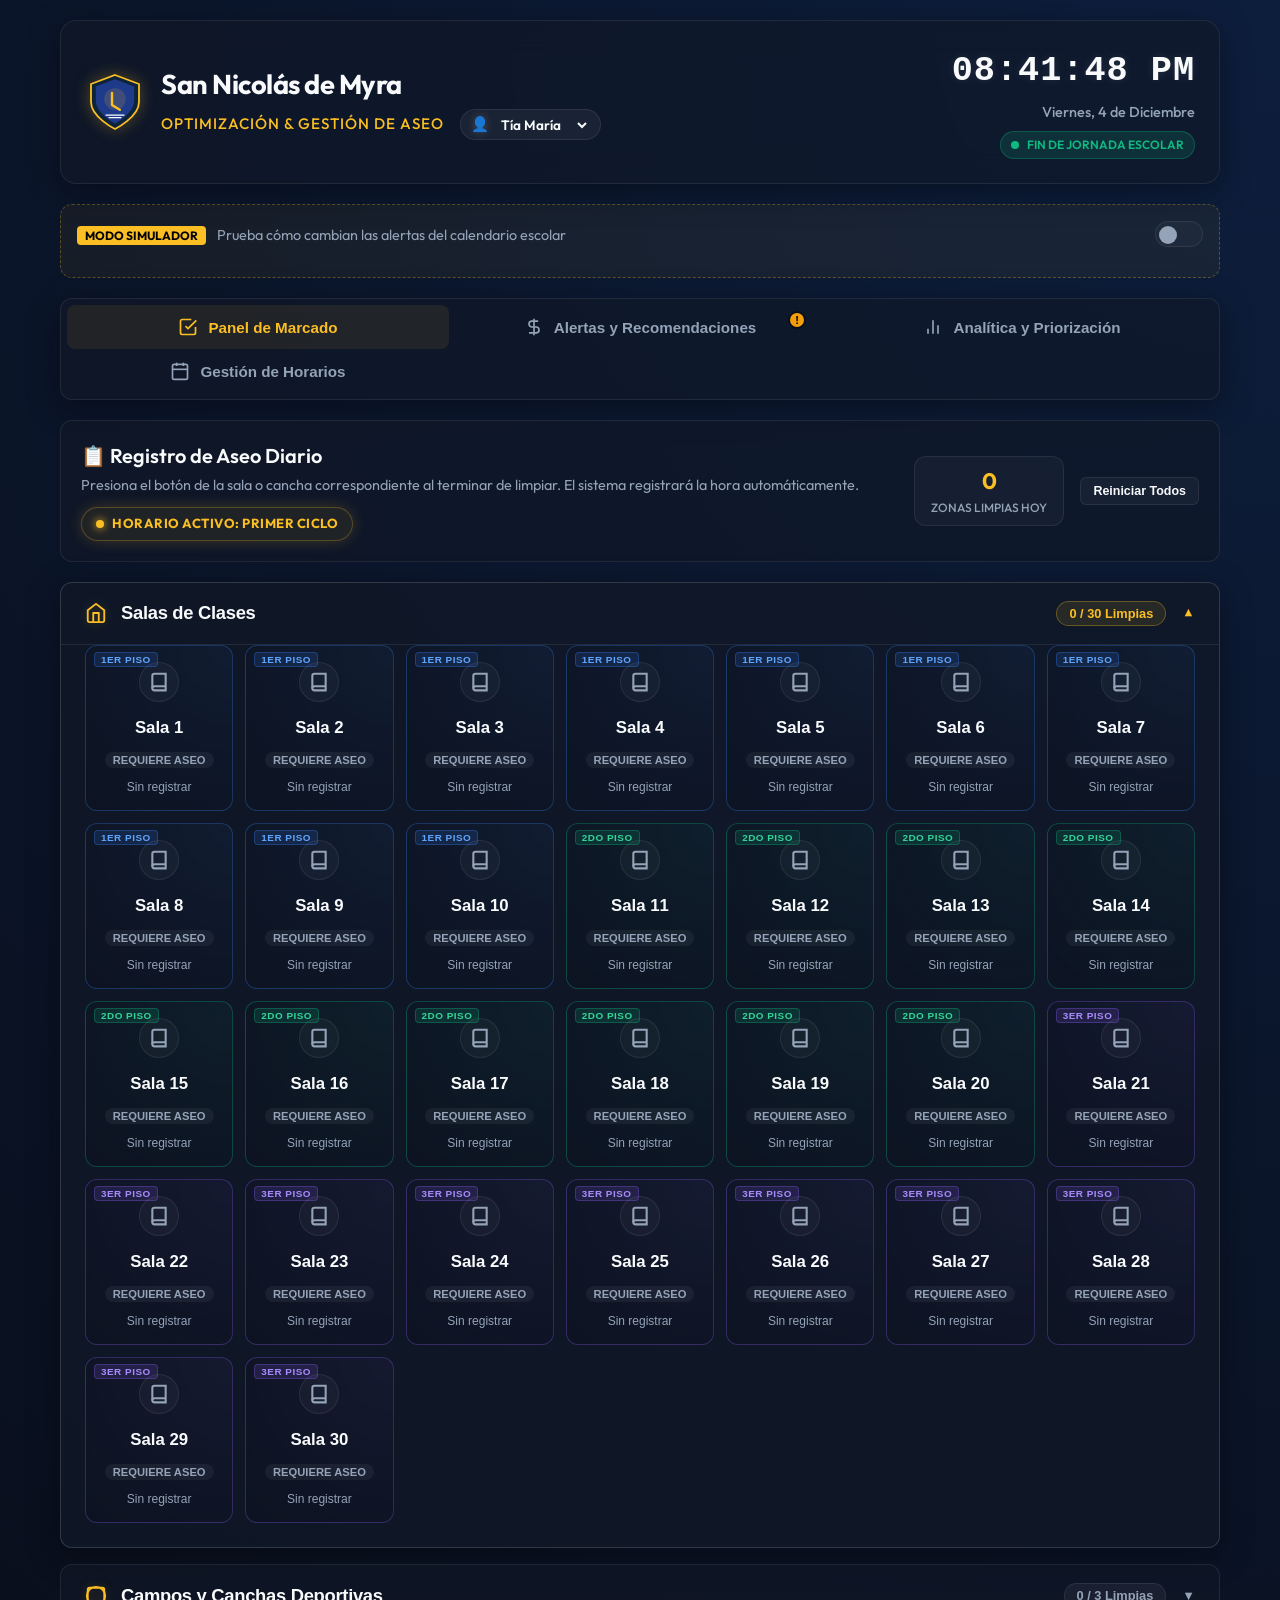
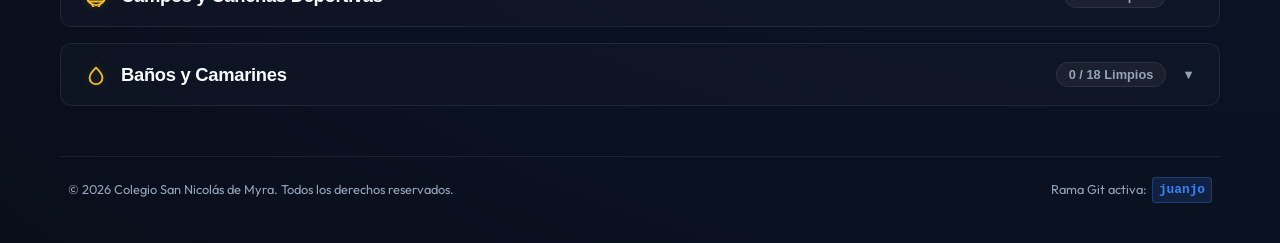
<file: index.html>
<!DOCTYPE html>
<html lang="es">
<head>
    <meta charset="UTF-8">
    <meta name="viewport" content="width=device-width, initial-scale=1.0">
    <title>Gestión y Optimización de Aseo - Colegio San Nicolás de Myra</title>
    <!-- Google Fonts: Outfit -->
    <link rel="preconnect" href="https://fonts.googleapis.com">
    <link rel="preconnect" href="https://fonts.gstatic.com" crossorigin>
    <link href="https://fonts.googleapis.com/css2?family=Outfit:wght@300;400;500;600;700&display=swap" rel="stylesheet">
    <link rel="stylesheet" href="style.css">
</head>
<body>
    <div class="app-container">
        <!-- HEADER PRINCIPAL -->
        <header class="app-header">
            <div class="header-logo-title">
                <div class="logo-shield">
                    <svg viewBox="0 0 100 100" class="shield-svg">
                        <path d="M50 5 L90 20 L90 50 C90 75 50 95 50 95 C50 95 10 75 10 50 L10 20 Z" fill="#0d233a" stroke="#fbbf24" stroke-width="3"/>
                        <path d="M50 12 L82 24 L82 48 C82 69 50 86 50 86 C50 86 18 69 18 48 L18 24 Z" fill="#1e3a8a"/>
                        <circle cx="50" cy="45" r="18" fill="#fbbf24" opacity="0.15"/>
                        <path d="M45 35 L45 55 L58 63" stroke="#fbbf24" stroke-width="4" stroke-linecap="round" stroke-linejoin="round" fill="none"/>
                        <path d="M35 72 L65 72" stroke="#ffffff" stroke-width="2" stroke-linecap="round"/>
                        <path d="M40 76 L60 76" stroke="#ffffff" stroke-width="2" stroke-linecap="round"/>
                    </svg>
                </div>
                <div class="header-titles">
                    <h1>San Nicolás de Myra</h1>
                    <div class="header-sub-flex">
                        <p class="subtitle">Optimización & Gestión de Aseo</p>
                        <div class="operator-selector-wrapper">
                            <span class="operator-icon">👤</span>
                            <select id="operator-select" class="operator-select">
                                <option value="Tía María">Tía María</option>
                                <option value="Tía Carmen">Tía Carmen</option>
                                <option value="Tía Rosa">Tía Rosa</option>
                                <option value="Tía Patricia">Tía Patricia</option>
                            </select>
                        </div>
                    </div>
                </div>
            </div>
            
            <div class="header-clock-card">
                <div class="clock-display">
                    <span id="live-time">11:16:24</span>
                    <span id="live-ampm">AM</span>
                </div>
                <div class="clock-date" id="live-date">Jueves, 28 de Mayo</div>
                <div class="status-indicator-pill info" id="global-status-pill">
                    <span class="pulse-dot"></span>
                    <span id="global-status-text">Horario Escolar Activo</span>
                </div>
            </div>
        </header>

        <!-- INDICADOR DE CONFLICTOS GLOBAL -->
        <div class="conflict-alert-banner hidden" id="global-conflict-banner">
            <div class="banner-icon">
                <svg viewBox="0 0 24 24" width="28" height="28" fill="none" stroke="currentColor" stroke-width="2.5">
                    <path d="M10.29 3.86L1.82 18a2 2 0 0 0 1.71 3h16.94a2 2 0 0 0 1.71-3L13.71 3.86a2 2 0 0 0-3.42 0z"/>
                    <line x1="12" y1="9" x2="12" y2="13"/>
                    <line x1="12" y1="17" x2="12.01" y2="17"/>
                </svg>
            </div>
            <div class="banner-content">
                <h4 id="banner-title">⚠️ ¡Conflicto de Aseo Próximo!</h4>
                <p id="banner-message">El recreo general comienza pronto (10:00 hrs). Se recomienda evitar limpiar salas hasta las 10:20 hrs.</p>
            </div>
        </div>

        <!-- SIMULATOR CONTROL BAR -->
        <div class="simulator-bar" id="simulator-container">
            <div class="sim-header">
                <div class="sim-title">
                    <span class="sim-badge">MODO SIMULADOR</span>
                    <span class="sim-desc">Prueba cómo cambian las alertas del calendario escolar</span>
                </div>
                <label class="switch">
                    <input type="checkbox" id="simulator-toggle">
                    <span class="slider round"></span>
                </label>
            </div>
            <div class="sim-controls collapsed" id="sim-controls-wrapper">
                <div class="sim-control-group">
                    <label for="sim-time-slider">Simular Hora Escolar:</label>
                    <div class="slider-val-wrapper">
                        <input type="range" id="sim-time-slider" min="450" max="1080" step="5" value="676" class="time-range-slider">
                        <span class="slider-time-badge" id="sim-time-badge">11:16 AM</span>
                    </div>
                </div>
                <div class="sim-quick-presets">
                    <span class="preset-label">Presets Rápidos:</span>
                    <button class="preset-btn" data-time="08:15">08:15 (Clase)</button>
                    <button class="preset-btn warning" data-time="09:40">09:40 (Pre-Recreo 🚨)</button>
                    <button class="preset-btn success" data-time="10:15">10:15 (Recreo 🍎)</button>
                    <button class="preset-btn" data-time="11:30">11:30 (Clase)</button>
                    <button class="preset-btn warning" data-time="12:45">12:45 (Pre-Almuerzo 🚨)</button>
                    <button class="preset-btn success" data-time="13:30">13:30 (Almuerzo 🍔)</button>
                    <button class="preset-btn" data-time="16:30">16:30 (Salida)</button>
                </div>
            </div>
        </div>

        <!-- BARRA DE NAVEGACIÓN -->
        <nav class="app-nav">
            <button class="nav-tab active" id="tab-btn-marking" data-tab="tab-marking">
                <svg viewBox="0 0 24 24" width="20" height="20" fill="none" stroke="currentColor" stroke-width="2" class="tab-icon">
                    <path d="M9 11l3 3L22 4"/>
                    <path d="M21 12v7a2 2 0 0 1-2 2H5a2 2 0 0 1-2-2V5a2 2 0 0 1 2-2h11"/>
                </svg>
                <span>Panel de Marcado</span>
            </button>
            <button class="nav-tab" id="tab-btn-optimizer" data-tab="tab-optimizer">
                <svg viewBox="0 0 24 24" width="20" height="20" fill="none" stroke="currentColor" stroke-width="2" class="tab-icon">
                    <path d="M12 2v20M17 5H9.5a3.5 3.5 0 0 0 0 7h5a3.5 3.5 0 0 1 0 7H6"/>
                </svg>
                <span>Alertas y Recomendaciones</span>
                <span class="tab-alert-badge hidden" id="optimizer-tab-badge">!</span>
            </button>
            <button class="nav-tab" id="tab-btn-analytics" data-tab="tab-analytics">
                <svg viewBox="0 0 24 24" width="20" height="20" fill="none" stroke="currentColor" stroke-width="2" class="tab-icon">
                    <line x1="18" y1="20" x2="18" y2="10"/>
                    <line x1="12" y1="20" x2="12" y2="4"/>
                    <line x1="6" y1="20" x2="6" y2="14"/>
                </svg>
                <span>Analítica y Priorización</span>
            </button>
            <button class="nav-tab" id="tab-btn-admin" data-tab="tab-admin">
                <svg viewBox="0 0 24 24" width="20" height="20" fill="none" stroke="currentColor" stroke-width="2" class="tab-icon">
                    <rect x="3" y="4" width="18" height="18" rx="2" ry="2"/>
                    <line x1="16" y1="2" x2="16" y2="6"/>
                    <line x1="8" y1="2" x2="8" y2="6"/>
                    <line x1="3" y1="10" x2="21" y2="10"/>
                </svg>
                <span>Gestión de Horarios</span>
            </button>
        </nav>

        <!-- SECCIONES DE CONTENIDO -->
        <main class="app-main">
            
            <!-- SECCIÓN 1: PANEL DE MARCADO (LAS TÍAS DEL ASEO) -->
            <section class="tab-content active" id="tab-marking">
                <div class="section-intro-card">
                    <div class="intro-text">
                        <h3>📋 Registro de Aseo Diario</h3>
                        <p>Presiona el botón de la sala o cancha correspondiente al terminar de limpiar. El sistema registrará la hora automáticamente.</p>
                        <div class="active-cycle-badge" id="marking-active-cycle">
                            <span class="cycle-pulse"></span>
                            <span id="marking-active-cycle-text">Horario Activo: Primer Ciclo</span>
                        </div>
                    </div>
                    <div class="quick-stats">
                        <div class="stat-pill">
                            <span class="stat-num" id="stat-cleaned-count">0</span>
                            <span class="stat-lbl">Zonas Limpias hoy</span>
                        </div>
                        <button class="secondary-btn btn-sm" id="btn-reset-all-aseos">
                            Reiniciar Todos
                        </button>
                    </div>
                </div>

                <!-- ACORDEÓN DE MARCADO DE ZONAS -->
                <div class="accordion-container">
                    
                    <!-- ACCORDION 1: SALAS DE CLASES -->
                    <div class="accordion-item active" id="acc-salas">
                        <button class="accordion-header" id="acc-header-salas">
                            <span class="acc-header-left">
                                <svg class="acc-icon" viewBox="0 0 24 24" width="22" height="22" fill="none" stroke="currentColor" stroke-width="2">
                                    <path d="M3 9l9-7 9 7v11a2 2 0 0 1-2 2H5a2 2 0 0 1-2-2z"/>
                                    <polyline points="9 22 9 12 15 12 15 22"/>
                                </svg>
                                <span class="acc-title">Salas de Clases</span>
                            </span>
                            <span class="acc-header-right">
                                <span class="acc-count-pill" id="acc-count-salas">0 / 30 Limpias</span>
                                <span class="acc-chevron">▼</span>
                            </span>
                        </button>
                        <div class="accordion-content">
                            <div class="marking-grid" id="salas-grid"></div>
                        </div>
                    </div>

                    <!-- ACCORDION 2: CANCHAS DEPORTIVAS -->
                    <div class="accordion-item" id="acc-canchas">
                        <button class="accordion-header" id="acc-header-canchas">
                            <span class="acc-header-left">
                                <svg class="acc-icon" viewBox="0 0 24 24" width="22" height="22" fill="none" stroke="currentColor" stroke-width="2">
                                    <circle cx="12" cy="12" r="10"/>
                                    <path d="M8 21a4 4 0 0 0 8 0"/>
                                    <rect x="3" y="3" width="18" height="15" rx="2"/>
                                </svg>
                                <span class="acc-title">Campos y Canchas Deportivas</span>
                            </span>
                            <span class="acc-header-right">
                                <span class="acc-count-pill" id="acc-count-canchas">0 / 3 Limpias</span>
                                <span class="acc-chevron">▼</span>
                            </span>
                        </button>
                        <div class="accordion-content">
                            <div class="marking-grid special-grid" id="canchas-grid"></div>
                        </div>
                    </div>

                    <!-- ACCORDION 3: BAÑOS Y CAMARINES -->
                    <div class="accordion-item" id="acc-banos">
                        <button class="accordion-header" id="acc-header-banos">
                            <span class="acc-header-left">
                                <svg class="acc-icon" viewBox="0 0 24 24" width="22" height="22" fill="none" stroke="currentColor" stroke-width="2">
                                    <path d="M12 22a7 7 0 0 0 7-7c0-4.3-7-11-7-11S5 10.7 5 15a7 7 0 0 0 7 7z"/>
                                </svg>
                                <span class="acc-title">Baños y Camarines</span>
                            </span>
                            <span class="acc-header-right">
                                <span class="acc-count-pill" id="acc-count-banos">0 / 18 Limpios</span>
                                <span class="acc-chevron">▼</span>
                            </span>
                        </button>
                        <div class="accordion-content">
                            <div class="marking-grid" id="banos-grid"></div>
                        </div>
                    </div>

                </div>
            </section>

            <!-- SECCIÓN 2: OPTIMIZACIÓN Y RECOMENDACIONES -->
            <section class="tab-content" id="tab-optimizer">
                <div class="optimizer-dashboard">
                    <!-- TARJETA ESTADO ACTUAL -->
                    <div class="glass-card status-summary-card" id="opt-status-summary">
                        <div class="status-summary-header">
                            <div class="block-badge" id="opt-current-block-type">BLOQUE ACTUAL</div>
                            <h2 id="opt-current-block-name">Clase de Lenguaje y Comunicación</h2>
                            <p class="time-range" id="opt-current-block-time">08:30 - 10:00 hrs</p>
                        </div>
                        <div class="optimization-status-graphic" id="opt-status-graphic">
                            <div class="gauge-ring success">
                                <div class="gauge-fill"></div>
                                <span class="gauge-text" id="opt-rating-label">Óptimo</span>
                            </div>
                            <div class="gauge-description">
                                <h3 id="opt-recommendation-title">¡Excelente momento para limpiar!</h3>
                                <p id="opt-recommendation-text">El bloque actual de clases durará 45 minutos más. Limpiar salas en este momento garantiza que se mantendrán limpias hasta el próximo recreo.</p>
                            </div>
                        </div>
                    </div>

                    <!-- RECOMENDACIONES DE CRONOGRAMA -->
                    <div class="glass-card optimizer-timeline-card">
                        <h3>🕒 Recomendaciones del Día Escolar</h3>
                        <p class="timeline-helper-text">Sugerencias basadas en el calendario académico del Colegio para maximizar la duración del aseo.</p>
                        
                        <div class="optimizer-timeline" id="optimizer-timeline-container">
                            <!-- Generado dinámicamente en app.js -->
                        </div>
                    </div>

                    <!-- EXPLICACIÓN LÓGICA -->
                    <div class="glass-card logic-explainer-card">
                        <h3>🧠 ¿Cómo funciona la Optimización?</h3>
                        <div class="logic-steps">
                            <div class="logic-step">
                                <div class="step-num">1</div>
                                <div class="step-detail">
                                    <h4>Monitorea el Calendario Académico</h4>
                                    <p>Cruza el reloj actual con la programación de recreos, almuerzos, eventos especiales y bloques de clases.</p>
                                </div>
                            </div>
                            <div class="logic-step">
                                <div class="step-num">2</div>
                                <div class="step-detail">
                                    <h4>Alerta de Conflictos Críticos</h4>
                                    <p>Si faltan menos de 30 minutos para un recreo o evento masivo, el sistema alerta visualmente para evitar limpiar zonas que se ensuciarán de inmediato.</p>
                                </div>
                            </div>
                            <div class="logic-step">
                                <div class="step-num">3</div>
                                <div class="step-detail">
                                    <h4>Sugiere Ventanas Inteligentes</h4>
                                    <p>Propone postergar el aseo a ventanas ideales (por ejemplo, justo al iniciar un bloque de clases largo o inmediatamente después de finalizar un recreo).</p>
                                </div>
                            </div>
                        </div>
                    </div>
                </div>
            </section>

            <!-- SECCIÓN 3: ANALÍTICA, RANKINGS Y PRIORIZACIÓN INTELIGENTE -->
            <section class="tab-content" id="tab-analytics">
                <div class="analytics-layout-grid">
                    
                    <!-- COLUMNA IZQUIERDA: PRIORIZACIÓN E HISTORIAL -->
                    <div class="analytics-col">
                        <!-- TARJETA 1: LISTA DINÁMICA DE PRIORIDAD DE ASEO ACTUAL -->
                        <div class="glass-card priority-list-card">
                            <div class="card-header-actions">
                                <h3>🚨 Prioridad de Aseo Actual</h3>
                                <span class="badge info">Orden Inteligente</span>
                            </div>
                            <p class="card-desc">Lista dinámica reordenada por inactividad, tráfico y recreos inminentes. Usa colores semafóricos.</p>
                            <div class="priority-list-container" id="priority-list-container">
                                <!-- Generado dinámicamente en app.js -->
                            </div>
                        </div>

                        <!-- TARJETA 2: VISTA DE CALENDARIO E HISTORIAL -->
                        <div class="glass-card calendar-history-card">
                            <h3>📅 Calendario y Bitácora de Actividades</h3>
                            <p class="card-desc">Haz clic en cualquier día para desplegar el historial de limpiezas detallado.</p>
                            
                            <div class="calendar-history-flex">
                                <!-- Calendario visual -->
                                <div class="calendar-widget-wrapper">
                                    <div class="calendar-header-nav">
                                        <button class="btn-calendar-nav" id="btn-calendar-prev">◀</button>
                                        <h4 id="calendar-month-year-label">Mayo 2026</h4>
                                        <button class="btn-calendar-nav" id="btn-calendar-next">▶</button>
                                    </div>
                                    <div class="calendar-days-grid-header">
                                        <span>D</span><span>L</span><span>M</span><span>M</span><span>J</span><span>V</span><span>S</span>
                                    </div>
                                    <div class="calendar-days-grid" id="calendar-days-grid">
                                        <!-- Generado dinámicamente -->
                                    </div>
                                </div>
                                
                                <!-- Bitácora del día seleccionado -->
                                <div class="history-log-panel">
                                    <div class="log-panel-header">
                                        <h4 id="selected-day-label">Bitácora del 28 de Mayo</h4>
                                        <span class="log-count-badge" id="selected-day-count">0 registros</span>
                                    </div>
                                    <div class="log-list-container" id="selected-day-logs">
                                        <!-- Generado dinámicamente -->
                                    </div>
                                </div>
                            </div>
                        </div>
                    </div>

                    <!-- COLUMNA DERECHA: DASHBOARD, RANKINGS Y REPORTES -->
                    <div class="analytics-col">
                        <!-- TARJETA 3: DASHBOARD DE ESTADÍSTICAS Y RANKINGS -->
                        <div class="glass-card stats-dashboard-card">
                            <h3>🏆 Podio de Excelencia (Zonas más Limpias)</h3>
                            <p class="card-desc">Zonas con mejor cumplimiento y mayor frecuencia de aseo en la última semana.</p>
                            
                            <!-- Podio visual -->
                            <div class="podium-wrapper" id="excellence-podium">
                                <!-- Generado dinámicamente en app.js -->
                            </div>
                        </div>

                        <!-- TARJETA 4: GRÁFICO DE ZONAS CRÍTICAS -->
                        <div class="glass-card critical-zones-card">
                            <h3>⚠️ Zonas Críticas (Mayor tiempo sin aseo)</h3>
                            <p class="card-desc">Identificación de salas y baños que requieren mayor atención mensual.</p>
                            
                            <div class="critical-chart-container" id="critical-chart-container">
                                <!-- Gráfico de barras horizontales puro HTML/CSS/SVG generado en app.js -->
                            </div>
                        </div>

                        <!-- TARJETA 5: INFORME MENSUAL E ACCIONES -->
                        <div class="glass-card report-card">
                            <h3>📊 Informe de Desempeño Escolar</h3>
                            <p class="card-desc">Genera un informe ejecutivo completo con KPIs de aseo mensual y porcentaje de cumplimiento.</p>
                            
                            <button class="primary-btn full-width" id="btn-generate-monthly-report" style="margin-top: 10px;">
                                <svg viewBox="0 0 24 24" width="18" height="18" fill="none" stroke="currentColor" stroke-width="2.5" style="margin-right: 8px;">
                                    <path d="M14 2H6a2 2 0 0 0-2 2v16a2 2 0 0 0 2 2h12a2 2 0 0 0 2-2V8z"/>
                                    <polyline points="14 2 14 8 20 8"/>
                                    <line x1="16" y1="13" x2="8" y2="13"/>
                                    <line x1="16" y1="17" x2="8" y2="17"/>
                                    <polyline points="10 9 9 9 8 9"/>
                                </svg>
                                Generar Informe de Desempeño
                            </button>
                        </div>
                    </div>

                </div>
            </section>

            <!-- SECCIÓN 4: ADMINISTRACIÓN DEL CALENDARIO -->
            <section class="tab-content" id="tab-admin">
                <!-- SELECTOR DE HORARIO DIARIO -->
                <div class="glass-card schedule-selector-card" style="margin-bottom: 20px;">
                    <div class="schedule-selector-flex">
                        <div class="selector-info">
                            <h3>📅 Selector de Calendario Diario</h3>
                            <p>Elige qué esquema de horario rige hoy en el colegio para recalcular las alertas de aseo en tiempo real.</p>
                        </div>
                        <div class="selector-controls">
                            <div class="segmented-control">
                                <button class="segment-btn active" id="btn-sched-1" data-sched="1">Cambiar a Horario Primer Ciclo</button>
                                <button class="segment-btn" id="btn-sched-2" data-sched="2">Cambiar a Horario Segundo Ciclo</button>
                            </div>
                        </div>
                    </div>
                </div>

                <div class="admin-grid">
                    
                    <!-- EDITAR CALENDARIO VISUAL -->
                    <div class="glass-card admin-editor-card">
                        <div class="card-header-actions">
                            <h3>📅 Calendario Académico Diario</h3>
                            <div class="header-buttons">
                                <button class="secondary-btn btn-sm" id="btn-restore-default-calendar">Restaurar Original</button>
                                <button class="primary-btn btn-sm" id="btn-add-block-modal">Añadir Bloque</button>
                            </div>
                        </div>
                        <p class="card-desc">Modifica los bloques de clases, recreos y eventos del colegio. El motor de alertas se actualizará en tiempo real.</p>
                        
                        <div class="calendar-blocks-table-wrapper">
                            <table class="calendar-blocks-table">
                                <thead>
                                    <tr>
                                        <th>Tipo</th>
                                        <th>Nombre del Bloque</th>
                                        <th>Inicio</th>
                                        <th>Fin</th>
                                        <th style="width: 80px;">Acción</th>
                                    </tr>
                                </thead>
                                <tbody id="calendar-blocks-tbody">
                                    <!-- Generado dinámicamente en app.js -->
                                </tbody>
                            </table>
                        </div>
                    </div>

                    <!-- SUBIDA Y EXPORTACIÓN JSON -->
                    <div class="glass-card admin-upload-card">
                        <h3>📤 Importar / Exportar Horarios</h3>
                        <p class="card-desc">Carga la programación oficial del colegio mediante un archivo JSON o descarga la configuración actual.</p>
                        
                        <div class="upload-zone" id="json-drop-zone">
                            <svg viewBox="0 0 24 24" width="40" height="40" fill="none" stroke="currentColor" stroke-width="2" class="upload-icon">
                                <path d="M21 15v4a2 2 0 0 1-2 2H5a2 2 0 0 1-2-2v-4"/>
                                <polyline points="17 8 12 3 7 8"/>
                                <line x1="12" y1="3" x2="12" y2="15"/>
                            </svg>
                            <p class="upload-main-text">Arrastra un archivo JSON aquí o <span>selecciona desde tu equipo</span></p>
                            <p class="upload-sub-text">Formatos válidos: JSON estructurado de bloques académicos.</p>
                            <input type="file" id="json-file-input" accept=".json" class="hidden-input">
                        </div>

                        <div class="action-row">
                            <button class="secondary-btn full-width" id="btn-download-calendar">
                                <svg viewBox="0 0 24 24" width="16" height="16" fill="none" stroke="currentColor" stroke-width="2">
                                    <path d="M21 15v4a2 2 0 0 1-2 2H5a2 2 0 0 1-2-2v-4"/>
                                    <polyline points="7 10 12 15 17 10"/>
                                    <line x1="12" y1="15" x2="12" y2="3"/>
                                </svg>
                                Descargar Configuración Actual
                            </button>
                        </div>
                        
                        <div class="json-preview-container">
                            <h4>Vista Previa del Formato JSON:</h4>
                            <pre class="json-preview"><code>[
  {
    "name": "Entrada y Aseo Matinal",
    "type": "clase",
    "start": "08:00",
    "end": "08:30"
  },
  {
    "name": "Recreo General",
    "type": "recreo",
    "start": "10:00",
    "end": "10:30"
  }
]</code></pre>
                        </div>
                    </div>
                </div>
            </section>

        </main>
        
        <!-- FOOTER -->
        <footer class="app-footer">
            <p>© 2026 Colegio San Nicolás de Myra. Todos los derechos reservados.</p>
            <p class="footer-branch">Rama Git activa: <code class="git-badge">juanjo</code></p>
        </footer>
    </div>

    <!-- MODAL AÑADIR/EDITAR BLOQUE -->
    <div class="modal-overlay hidden" id="block-modal">
        <div class="glass-card modal-card">
            <h3 id="modal-title">Añadir Bloque Académico</h3>
            <form id="block-form">
                <input type="hidden" id="edit-block-index" value="">
                
                <div class="form-group">
                    <label for="block-name">Nombre del Bloque</label>
                    <input type="text" id="block-name" placeholder="Ej: Primer Recreo, Matemáticas, etc." required>
                </div>
                
                <div class="form-group">
                    <label for="block-type">Tipo de Bloque</label>
                    <select id="block-type" required>
                        <option value="clase">Clase / Bloque Regular</option>
                        <option value="recreo">Recreo / Receso</option>
                        <option value="evento">Evento Especial / Masivo</option>
                    </select>
                </div>
                
                <div class="form-row">
                    <div class="form-group">
                        <label for="block-start">Hora de Inicio</label>
                        <input type="time" id="block-start" required>
                    </div>
                    <div class="form-group">
                        <label for="block-end">Hora de Término</label>
                        <input type="time" id="block-end" required>
                    </div>
                </div>
                
                <div class="modal-actions">
                    <button type="button" class="secondary-btn" id="btn-cancel-modal">Cancelar</button>
                    <button type="submit" class="primary-btn" id="btn-save-block">Guardar Bloque</button>
                </div>
            </form>
        </div>
    </div>

    <!-- MODAL INFORME DE DESEMPEÑO MENSUAL -->
    <div class="modal-overlay hidden" id="report-modal">
        <div class="glass-card modal-card report-modal-card">
            <div class="report-modal-header no-print">
                <h3>📊 Informe Mensual de Desempeño de Aseo</h3>
                <div class="modal-header-buttons">
                    <button class="success-btn btn-sm" id="btn-print-report">🖨️ Imprimir / Guardar PDF</button>
                    <button class="secondary-btn btn-sm" id="btn-close-report-modal">Cerrar</button>
                </div>
            </div>
            
            <!-- CONTENIDO IMPRIMIBLE DEL REPORTE -->
            <div class="printable-report-content" id="printable-report-content">
                <!-- Generado dinámicamente en app.js -->
            </div>
        </div>
    </div>

    <!-- TOAST NOTIFICATIONS CONTAINER -->
    <div class="toast-container" id="toast-container"></div>

    <script src="app.js"></script>
</body>
</html>
</file>
<file: style.css>
/* ==========================================================================
   CSS CENTRAL DE DISEÑO - COLEGIO SAN NICOLÁS DE MIRA
   Optimizado para dispositivos móviles, tablets y paneles de control
   ========================================================================== */

/* VARIABLES DEL SISTEMA DE DISEÑO */
:root {
    --font-primary: 'Outfit', -apple-system, BlinkMacSystemFont, "Segoe UI", Roboto, sans-serif;
    
    /* Paleta Institucional San Nicolás */
    --color-bg: #090e1a;
    --color-bg-gradient: radial-gradient(circle at top right, #0d1e3d 0%, #090e1a 100%);
    --color-navy-deep: #0b1a30;
    --color-gold: #fbbf24;
    --color-gold-hover: #d97706;
    
    /* Colores Semánticos */
    --color-success: #10b981;
    --color-success-bg: rgba(16, 185, 129, 0.15);
    --color-success-border: rgba(16, 185, 129, 0.3);
    
    --color-warning: #f59e0b;
    --color-warning-bg: rgba(245, 158, 11, 0.15);
    --color-warning-border: rgba(245, 158, 11, 0.3);
    
    --color-danger: #ef4444;
    --color-danger-bg: rgba(239, 68, 68, 0.15);
    --color-danger-border: rgba(239, 68, 68, 0.3);
    
    --color-info: #3b82f6;
    --color-info-bg: rgba(59, 130, 246, 0.15);
    --color-info-border: rgba(59, 130, 246, 0.3);

    /* Tonos Neutros */
    --color-text-white: #f8fafc;
    --color-text-muted: #94a3b8;
    --color-border-glass: rgba(255, 255, 255, 0.08);
    --color-card-glass: rgba(17, 24, 39, 0.6);
    --color-card-glass-hover: rgba(30, 41, 59, 0.7);

    /* Sombras y Efectos */
    --shadow-premium: 0 8px 32px 0 rgba(0, 0, 0, 0.37);
    --shadow-glow-gold: 0 0 15px rgba(251, 191, 36, 0.2);
    --shadow-glow-success: 0 0 15px rgba(16, 185, 129, 0.25);
    --shadow-glow-warning: 0 0 15px rgba(245, 158, 11, 0.25);
    --shadow-glow-danger: 0 0 15px rgba(239, 68, 68, 0.25);
    
    /* Bordes y Transiciones */
    --radius-lg: 16px;
    --radius-md: 12px;
    --radius-sm: 8px;
    --transition-smooth: all 0.3s cubic-bezier(0.4, 0, 0.2, 1);
}

/* RESET GENERAL Y ESTILOS BASE */
* {
    margin: 0;
    padding: 0;
    box-sizing: border-box;
}

body {
    font-family: var(--font-primary);
    background: var(--color-bg);
    background-image: var(--color-bg-gradient);
    color: var(--color-text-white);
    min-height: 100vh;
    overflow-x: hidden;
    line-height: 1.5;
    -webkit-font-smoothing: antialiased;
}

/* CONTENEDOR DE LA APLICACIÓN */
.app-container {
    max-width: 1200px;
    margin: 0 auto;
    padding: 20px;
    display: flex;
    flex-direction: column;
    gap: 20px;
    min-height: 100vh;
}

/* HEADER */
.app-header {
    display: flex;
    justify-content: space-between;
    align-items: center;
    padding: 24px;
    background: var(--color-card-glass);
    border: 1px solid var(--color-border-glass);
    backdrop-filter: blur(16px);
    -webkit-backdrop-filter: blur(16px);
    border-radius: var(--radius-lg);
    box-shadow: var(--shadow-premium);
}

.header-logo-title {
    display: flex;
    align-items: center;
    gap: 16px;
}

.logo-shield {
    width: 60px;
    height: 60px;
    filter: drop-shadow(0 0 8px rgba(251, 191, 36, 0.3));
}

.shield-svg {
    width: 100%;
    height: 100%;
}

.header-titles h1 {
    font-size: 1.7rem;
    font-weight: 700;
    letter-spacing: -0.5px;
    color: var(--color-text-white);
}

.header-titles .subtitle {
    font-size: 0.95rem;
    color: var(--color-gold);
    font-weight: 500;
    text-transform: uppercase;
    letter-spacing: 1px;
}

.header-clock-card {
    text-align: right;
    display: flex;
    flex-direction: column;
    align-items: flex-end;
    gap: 4px;
}

.clock-display {
    font-size: 2.2rem;
    font-weight: 700;
    font-family: monospace;
    letter-spacing: 1px;
    color: var(--color-text-white);
    text-shadow: 0 0 10px rgba(255, 255, 255, 0.1);
}

.clock-display span {
    font-size: 2.2rem;
}

.clock-date {
    font-size: 0.9rem;
    color: var(--color-text-muted);
    font-weight: 500;
}

/* PILDORAS DE ESTADO */
.status-indicator-pill {
    display: flex;
    align-items: center;
    gap: 8px;
    padding: 4px 10px;
    border-radius: 20px;
    font-size: 0.75rem;
    font-weight: 600;
    text-transform: uppercase;
    border: 1px solid transparent;
    width: fit-content;
    margin-top: 4px;
}

.status-indicator-pill.info {
    background: var(--color-info-bg);
    color: var(--color-info);
    border-color: var(--color-info-border);
}

.status-indicator-pill.warning {
    background: var(--color-warning-bg);
    color: var(--color-warning);
    border-color: var(--color-warning-border);
}

.status-indicator-pill.danger {
    background: var(--color-danger-bg);
    color: var(--color-danger);
    border-color: var(--color-danger-border);
}

.status-indicator-pill.success {
    background: var(--color-success-bg);
    color: var(--color-success);
    border-color: var(--color-success-border);
}

.pulse-dot {
    width: 8px;
    height: 8px;
    border-radius: 50%;
    background-color: currentColor;
    animation: pulse 1.5s infinite;
}

@keyframes pulse {
    0% { transform: scale(0.9); opacity: 0.6; }
    50% { transform: scale(1.2); opacity: 1; }
    100% { transform: scale(0.9); opacity: 0.6; }
}

/* BANNER GLOBAL DE ALERTA DE CONFLICTOS */
.conflict-alert-banner {
    display: flex;
    align-items: center;
    gap: 16px;
    padding: 16px 20px;
    background: var(--color-warning-bg);
    border: 1px solid var(--color-warning-border);
    border-radius: var(--radius-md);
    color: #fff;
    box-shadow: var(--shadow-glow-warning);
    animation: slideDown 0.4s ease-out;
}

.conflict-alert-banner.danger {
    background: var(--color-danger-bg);
    border-color: var(--color-danger-border);
    box-shadow: var(--shadow-glow-danger);
}

.conflict-alert-banner.hidden {
    display: none;
}

.banner-icon {
    flex-shrink: 0;
    color: var(--color-warning);
}

.conflict-alert-banner.danger .banner-icon {
    color: var(--color-danger);
}

.banner-content h4 {
    font-size: 1.05rem;
    font-weight: 600;
    margin-bottom: 2px;
}

.banner-content p {
    font-size: 0.9rem;
    color: #e2e8f0;
}

@keyframes slideDown {
    from { transform: translateY(-20px); opacity: 0; }
    to { transform: translateY(0); opacity: 1; }
}

/* BARRA DEL SIMULADOR */
.simulator-bar {
    background: rgba(251, 191, 36, 0.05);
    border: 1px dashed rgba(251, 191, 36, 0.3);
    border-radius: var(--radius-md);
    padding: 16px;
    display: flex;
    flex-direction: column;
    gap: 14px;
}

.sim-header {
    display: flex;
    justify-content: space-between;
    align-items: center;
}

.sim-badge {
    background: var(--color-gold);
    color: #000;
    padding: 2px 8px;
    font-size: 0.75rem;
    font-weight: 700;
    border-radius: 4px;
    margin-right: 8px;
}

.sim-desc {
    font-size: 0.9rem;
    color: var(--color-text-muted);
}

.sim-controls {
    display: grid;
    grid-template-columns: 1fr;
    gap: 16px;
    overflow: hidden;
    transition: max-height 0.4s ease, opacity 0.3s ease;
}

.sim-controls.collapsed {
    max-height: 0;
    opacity: 0;
    pointer-events: none;
    padding: 0;
    margin: 0;
}

.sim-control-group {
    display: flex;
    flex-direction: column;
    gap: 8px;
}

.sim-control-group label {
    font-size: 0.9rem;
    color: var(--color-text-white);
    font-weight: 500;
}

.slider-val-wrapper {
    display: flex;
    align-items: center;
    gap: 16px;
}

.time-range-slider {
    flex-grow: 1;
    -webkit-appearance: none;
    appearance: none;
    height: 8px;
    border-radius: 4px;
    background: #1e293b;
    outline: none;
    cursor: pointer;
}

.time-range-slider::-webkit-slider-thumb {
    -webkit-appearance: none;
    appearance: none;
    width: 22px;
    height: 22px;
    border-radius: 50%;
    background: var(--color-gold);
    cursor: pointer;
    box-shadow: 0 0 10px rgba(251, 191, 36, 0.5);
    transition: transform 0.1s ease;
}

.time-range-slider::-webkit-slider-thumb:hover {
    transform: scale(1.15);
}

.slider-time-badge {
    background: var(--color-gold-hover);
    color: white;
    padding: 4px 10px;
    font-size: 0.95rem;
    font-weight: 600;
    border-radius: 6px;
    min-width: 85px;
    text-align: center;
}

.sim-quick-presets {
    display: flex;
    flex-wrap: wrap;
    align-items: center;
    gap: 8px;
}

.preset-label {
    font-size: 0.85rem;
    color: var(--color-text-muted);
    font-weight: 500;
}

.preset-btn {
    background: #1e293b;
    border: 1px solid var(--color-border-glass);
    color: var(--color-text-white);
    padding: 4px 8px;
    border-radius: 6px;
    font-size: 0.8rem;
    font-weight: 500;
    cursor: pointer;
    transition: var(--transition-smooth);
}

.preset-btn:hover {
    background: #2d3748;
    border-color: rgba(255, 255, 255, 0.2);
}

.preset-btn.warning:hover {
    border-color: var(--color-warning);
    color: var(--color-warning);
}

.preset-btn.success:hover {
    border-color: var(--color-success);
    color: var(--color-success);
}

/* SWITCH TOGGLE */
.switch {
    position: relative;
    display: inline-block;
    width: 48px;
    height: 26px;
}

.switch input {
    opacity: 0;
    width: 0;
    height: 0;
}

.slider {
    position: absolute;
    cursor: pointer;
    top: 0;
    left: 0;
    right: 0;
    bottom: 0;
    background-color: #1e293b;
    border: 1.5px solid var(--color-border-glass);
    transition: .3s;
}

.slider:before {
    position: absolute;
    content: "";
    height: 18px;
    width: 18px;
    left: 3px;
    bottom: 2.5px;
    background-color: var(--color-text-muted);
    transition: .3s;
}

input:checked + .slider {
    background-color: rgba(251, 191, 36, 0.2);
    border-color: var(--color-gold);
}

input:checked + .slider:before {
    transform: translateX(22px);
    background-color: var(--color-gold);
}

.slider.round {
    border-radius: 34px;
}

.slider.round:before {
    border-radius: 50%;
}

/* BARRA DE NAVEGACIÓN */
.app-nav {
    display: grid;
    grid-template-columns: repeat(3, 1fr);
    background: var(--color-card-glass);
    border: 1px solid var(--color-border-glass);
    border-radius: var(--radius-md);
    padding: 6px;
    box-shadow: var(--shadow-premium);
}

.nav-tab {
    display: flex;
    align-items: center;
    justify-content: center;
    gap: 10px;
    background: transparent;
    border: none;
    color: var(--color-text-muted);
    padding: 12px 16px;
    font-size: 0.95rem;
    font-weight: 600;
    border-radius: var(--radius-sm);
    cursor: pointer;
    transition: var(--transition-smooth);
    position: relative;
}

.nav-tab:hover {
    color: var(--color-text-white);
    background: rgba(255, 255, 255, 0.03);
}

.nav-tab.active {
    color: var(--color-gold);
    background: rgba(251, 191, 36, 0.08);
}

.tab-icon {
    transition: transform 0.2s ease;
}

.nav-tab:active .tab-icon {
    transform: scale(0.9);
}

.tab-alert-badge {
    position: absolute;
    top: 6px;
    right: 25px;
    background: var(--color-warning);
    color: #000;
    width: 18px;
    height: 18px;
    border-radius: 50%;
    display: flex;
    align-items: center;
    justify-content: center;
    font-size: 0.7rem;
    font-weight: 800;
    border: 2px solid var(--color-bg);
}

/* SECCIONES Y TABS */
.tab-content {
    display: none;
    animation: fadeIn 0.35s cubic-bezier(0.4, 0, 0.2, 1);
}

.tab-content.active {
    display: block;
}

@keyframes fadeIn {
    from { opacity: 0; transform: translateY(8px); }
    to { opacity: 1; transform: translateY(0); }
}

/* GLASS CARDS GENERALES */
.glass-card {
    background: var(--color-card-glass);
    border: 1px solid var(--color-border-glass);
    border-radius: var(--radius-md);
    padding: 24px;
    backdrop-filter: blur(12px);
    -webkit-backdrop-filter: blur(12px);
    box-shadow: var(--shadow-premium);
    transition: var(--transition-smooth);
}

/* SECCION INTRO DE MARCADO */
.section-intro-card {
    background: var(--color-card-glass);
    border: 1px solid var(--color-border-glass);
    border-radius: var(--radius-md);
    padding: 20px;
    margin-bottom: 20px;
    display: flex;
    justify-content: space-between;
    align-items: center;
    gap: 20px;
}

.intro-text h3 {
    font-size: 1.25rem;
    margin-bottom: 4px;
    font-weight: 600;
}

.intro-text p {
    font-size: 0.9rem;
    color: var(--color-text-muted);
}

.quick-stats {
    display: flex;
    align-items: center;
    gap: 16px;
}

.stat-pill {
    background: rgba(255, 255, 255, 0.03);
    border: 1px solid var(--color-border-glass);
    border-radius: 12px;
    padding: 8px 16px;
    display: flex;
    flex-direction: column;
    align-items: center;
}

.stat-num {
    font-size: 1.4rem;
    font-weight: 700;
    color: var(--color-gold);
}

.stat-lbl {
    font-size: 0.75rem;
    color: var(--color-text-muted);
    font-weight: 500;
    text-transform: uppercase;
}

/* CONTENEDOR DE GRIDS */
.grid-section {
    margin-bottom: 30px;
}

.grid-section-title {
    font-size: 1.1rem;
    font-weight: 600;
    color: var(--color-text-white);
    margin-bottom: 12px;
    padding-left: 4px;
    border-left: 3px solid var(--color-gold);
    padding-top: 2px;
    padding-bottom: 2px;
}

.marking-grid {
    display: grid;
    grid-template-columns: repeat(auto-fill, minmax(130px, 1fr));
    gap: 12px;
}

/* CANCHAS: BOTONES MÁS GRANDES */
.marking-grid.special-grid {
    grid-template-columns: repeat(auto-fill, minmax(280px, 1fr));
}

/* BOTÓN DE CASILLA INDIVIDUAL (TIPO GRID) */
.zone-btn {
    background: var(--color-card-glass);
    border: 1.5px solid var(--color-border-glass);
    border-radius: var(--radius-md);
    padding: 16px 12px;
    display: flex;
    flex-direction: column;
    align-items: center;
    justify-content: center;
    gap: 10px;
    cursor: pointer;
    min-height: 100px;
    position: relative;
    overflow: hidden;
    transition: var(--transition-smooth);
    user-select: none;
    -webkit-user-select: none;
    touch-action: manipulation;
}

.zone-btn:hover {
    background: var(--color-card-glass-hover);
    border-color: rgba(255, 255, 255, 0.15);
    transform: translateY(-2px);
}

/* EFECTO DE PULSACIÓN EN MÓVIL */
.zone-btn:active {
    transform: scale(0.95);
    background: rgba(255, 255, 255, 0.05);
}

.zone-name {
    font-size: 1.05rem;
    font-weight: 600;
    color: var(--color-text-white);
    text-align: center;
    line-height: 1.2;
}

.zone-status-pill {
    padding: 2px 8px;
    border-radius: 10px;
    font-size: 0.7rem;
    font-weight: 700;
    text-transform: uppercase;
    background: rgba(255, 255, 255, 0.05);
    color: var(--color-text-muted);
}

.zone-time {
    font-size: 0.75rem;
    color: var(--color-text-muted);
    font-weight: 500;
    text-align: center;
}

/* ESTADOS DE LOS BOTONES */
/* Estado: RECIÉN LIMPIADO (VERDE) */
.zone-btn.clean {
    border-color: var(--color-success);
    background: radial-gradient(circle at top right, rgba(16, 185, 129, 0.1) 0%, rgba(9, 14, 26, 0.4) 100%);
    box-shadow: 0 4px 15px rgba(16, 185, 129, 0.1);
}

.zone-btn.clean:hover {
    box-shadow: var(--shadow-glow-success);
}

.zone-btn.clean .zone-status-pill {
    background: var(--color-success-bg);
    color: var(--color-success);
}

/* Estado: SE REQUIERE ATENCIÓN (NARANJA - EJ: LIMPIADO HACE MÁS DE 4 HORAS) */
.zone-btn.dirty {
    border-color: rgba(245, 158, 11, 0.35);
}

.zone-btn.dirty .zone-status-pill {
    background: var(--color-warning-bg);
    color: var(--color-warning);
}

/* Estado: ADVERTENCIA ACTIVA (COLLISION CON EL CALENDARIO) */
.zone-btn.warn-collision {
    border-color: var(--color-warning);
    background: radial-gradient(circle at top right, rgba(245, 158, 11, 0.12) 0%, rgba(9, 14, 26, 0.4) 100%);
    box-shadow: 0 4px 15px rgba(245, 158, 11, 0.1);
}

.zone-btn.warn-collision::before {
    content: "⚠️";
    position: absolute;
    top: 6px;
    right: 8px;
    font-size: 0.95rem;
}

/* Módulo especial Canchas: Mayor espacio y alineación flex */
.special-grid .zone-btn {
    flex-direction: row;
    justify-content: space-between;
    padding: 20px 24px;
    min-height: 80px;
}

.special-grid .zone-btn .zone-details {
    display: flex;
    flex-direction: column;
    align-items: flex-start;
    gap: 4px;
}

.special-grid .zone-btn .zone-time-status {
    display: flex;
    flex-direction: column;
    align-items: flex-end;
    gap: 6px;
}

.special-grid .zone-btn .zone-name {
    text-align: left;
    font-size: 1.15rem;
}

/* SECCION OPTIMIZADOR */
.optimizer-dashboard {
    display: flex;
    flex-direction: column;
    gap: 20px;
}

.status-summary-card {
    position: relative;
    overflow: hidden;
}

/* Degradado de fondo para la tarjeta de resumen según estado */
.status-summary-card.success {
    background: radial-gradient(circle at top right, rgba(16, 185, 129, 0.12) 0%, var(--color-card-glass) 80%);
    border-color: var(--color-success-border);
}

.status-summary-card.warning {
    background: radial-gradient(circle at top right, rgba(245, 158, 11, 0.12) 0%, var(--color-card-glass) 80%);
    border-color: var(--color-warning-border);
}

.status-summary-card.danger {
    background: radial-gradient(circle at top right, rgba(239, 68, 68, 0.12) 0%, var(--color-card-glass) 80%);
    border-color: var(--color-danger-border);
}

.status-summary-header {
    margin-bottom: 20px;
    border-bottom: 1px solid var(--color-border-glass);
    padding-bottom: 16px;
}

.block-badge {
    background: rgba(255, 255, 255, 0.05);
    color: var(--color-text-muted);
    padding: 3px 8px;
    border-radius: 4px;
    font-size: 0.7rem;
    font-weight: 700;
    text-transform: uppercase;
    width: fit-content;
    margin-bottom: 6px;
}

.status-summary-card.success .block-badge {
    background: var(--color-success-bg);
    color: var(--color-success);
}

.status-summary-card.warning .block-badge {
    background: var(--color-warning-bg);
    color: var(--color-warning);
}

.status-summary-card.danger .block-badge {
    background: var(--color-danger-bg);
    color: var(--color-danger);
}

.status-summary-header h2 {
    font-size: 1.6rem;
    font-weight: 700;
    margin-bottom: 4px;
}

.time-range {
    font-size: 0.95rem;
    color: var(--color-text-muted);
    font-weight: 500;
}

/* Gráfico de optimización */
.optimization-status-graphic {
    display: flex;
    align-items: center;
    gap: 24px;
}

.gauge-ring {
    width: 90px;
    height: 90px;
    border-radius: 50%;
    background: conic-gradient(currentColor 0deg 360deg);
    display: flex;
    align-items: center;
    justify-content: center;
    position: relative;
    flex-shrink: 0;
}

.gauge-ring.success { color: var(--color-success); box-shadow: var(--shadow-glow-success); }
.gauge-ring.warning { color: var(--color-warning); box-shadow: var(--shadow-glow-warning); }
.gauge-ring.danger { color: var(--color-danger); box-shadow: var(--shadow-glow-danger); }

.gauge-fill {
    width: 78px;
    height: 78px;
    border-radius: 50%;
    background: var(--color-bg);
    position: absolute;
    z-index: 1;
}

.gauge-text {
    position: absolute;
    z-index: 2;
    font-size: 0.95rem;
    font-weight: 700;
    text-transform: uppercase;
    color: var(--color-text-white);
}

.gauge-description h3 {
    font-size: 1.15rem;
    margin-bottom: 6px;
    font-weight: 600;
}

.gauge-description p {
    font-size: 0.9rem;
    color: var(--color-text-muted);
}

/* CRONOGRAMA DE RECOMENDACIONES (TIMELINE) */
.timeline-helper-text {
    font-size: 0.85rem;
    color: var(--color-text-muted);
    margin-top: 4px;
    margin-bottom: 24px;
}

.optimizer-timeline {
    position: relative;
    padding-left: 20px;
}

.optimizer-timeline::before {
    content: "";
    position: absolute;
    top: 5px;
    bottom: 5px;
    left: 5px;
    width: 2px;
    background: var(--color-border-glass);
}

.timeline-item {
    position: relative;
    padding-bottom: 20px;
}

.timeline-item:last-child {
    padding-bottom: 0;
}

.timeline-dot {
    position: absolute;
    left: -19px;
    top: 5px;
    width: 10px;
    height: 10px;
    border-radius: 50%;
    background: var(--color-border-glass);
    border: 2px solid var(--color-bg);
}

.timeline-item.success .timeline-dot { background: var(--color-success); box-shadow: var(--shadow-glow-success); }
.timeline-item.warning .timeline-dot { background: var(--color-warning); box-shadow: var(--shadow-glow-warning); }
.timeline-item.danger .timeline-dot { background: var(--color-danger); box-shadow: var(--shadow-glow-danger); }
.timeline-item.info .timeline-dot { background: var(--color-info); }

.timeline-item.current::before {
    content: "◀ ACTUAL";
    position: absolute;
    left: -120px;
    top: 3px;
    background: var(--color-gold);
    color: #000;
    padding: 1px 6px;
    font-size: 0.65rem;
    font-weight: 700;
    border-radius: 4px;
    text-align: right;
    width: 75px;
}

.timeline-content {
    background: rgba(255, 255, 255, 0.02);
    border: 1px solid var(--color-border-glass);
    padding: 12px 16px;
    border-radius: var(--radius-sm);
    display: flex;
    justify-content: space-between;
    align-items: center;
    gap: 16px;
}

.timeline-content-left h4 {
    font-size: 0.95rem;
    font-weight: 600;
    margin-bottom: 2px;
}

.timeline-content-left p {
    font-size: 0.8rem;
    color: var(--color-text-muted);
}

.timeline-badge {
    padding: 2px 8px;
    border-radius: 4px;
    font-size: 0.7rem;
    font-weight: 700;
    text-transform: uppercase;
}

.timeline-item.success .timeline-badge { background: var(--color-success-bg); color: var(--color-success); }
.timeline-item.warning .timeline-badge { background: var(--color-warning-bg); color: var(--color-warning); }
.timeline-item.danger .timeline-badge { background: var(--color-danger-bg); color: var(--color-danger); }
.timeline-item.info .timeline-badge { background: var(--color-info-bg); color: var(--color-info); }

/* EXPLICACIÓN LÓGICA PASOS */
.logic-steps {
    display: grid;
    grid-template-columns: repeat(3, 1fr);
    gap: 20px;
    margin-top: 16px;
}

.logic-step {
    display: flex;
    gap: 12px;
}

.step-num {
    background: rgba(251, 191, 36, 0.1);
    color: var(--color-gold);
    width: 32px;
    height: 32px;
    border-radius: 50%;
    display: flex;
    align-items: center;
    justify-content: center;
    font-weight: 700;
    font-size: 1rem;
    flex-shrink: 0;
    border: 1px solid rgba(251, 191, 36, 0.2);
}

.step-detail h4 {
    font-size: 0.95rem;
    font-weight: 600;
    margin-bottom: 4px;
}

.step-detail p {
    font-size: 0.8rem;
    color: var(--color-text-muted);
}

/* SECCION ADMINISTRADOR */
.admin-grid {
    display: grid;
    grid-template-columns: 1.7fr 1.3fr;
    gap: 20px;
}

.card-header-actions {
    display: flex;
    justify-content: space-between;
    align-items: center;
    margin-bottom: 4px;
    gap: 16px;
}

.card-desc {
    font-size: 0.85rem;
    color: var(--color-text-muted);
    margin-bottom: 20px;
}

.header-buttons {
    display: flex;
    gap: 8px;
}

/* TABLA DE BLOQUES CALENDARIO */
.calendar-blocks-table-wrapper {
    overflow-x: auto;
    border: 1px solid var(--color-border-glass);
    border-radius: var(--radius-sm);
    background: rgba(0, 0, 0, 0.1);
}

.calendar-blocks-table {
    width: 100%;
    border-collapse: collapse;
    text-align: left;
    font-size: 0.9rem;
}

.calendar-blocks-table th, 
.calendar-blocks-table td {
    padding: 12px 16px;
    border-bottom: 1px solid var(--color-border-glass);
}

.calendar-blocks-table th {
    background: rgba(255, 255, 255, 0.02);
    font-weight: 600;
    color: var(--color-text-white);
}

.calendar-blocks-table tr:last-child td {
    border-bottom: none;
}

.calendar-blocks-table tbody tr:hover {
    background: rgba(255, 255, 255, 0.01);
}

.table-badge {
    padding: 2px 6px;
    border-radius: 4px;
    font-size: 0.7rem;
    font-weight: 700;
    text-transform: uppercase;
}

.table-badge.clase { background: var(--color-info-bg); color: var(--color-info); }
.table-badge.recreo { background: var(--color-success-bg); color: var(--color-success); }
.table-badge.evento { background: var(--color-warning-bg); color: var(--color-warning); }

.table-time {
    font-family: monospace;
    font-weight: 600;
}

.table-actions {
    display: flex;
    gap: 4px;
}

/* SUBIDA DE ARCHIVOS (DROP ZONE) */
.upload-zone {
    border: 2px dashed var(--color-border-glass);
    border-radius: var(--radius-sm);
    padding: 30px 20px;
    text-align: center;
    cursor: pointer;
    transition: var(--transition-smooth);
    display: flex;
    flex-direction: column;
    align-items: center;
    gap: 12px;
    background: rgba(0, 0, 0, 0.05);
    margin-bottom: 16px;
}

.upload-zone:hover, .upload-zone.dragover {
    border-color: var(--color-gold);
    background: rgba(251, 191, 36, 0.02);
}

.upload-icon {
    color: var(--color-text-muted);
    transition: transform 0.2s ease;
}

.upload-zone:hover .upload-icon {
    transform: translateY(-4px);
    color: var(--color-gold);
}

.upload-main-text {
    font-size: 0.9rem;
    font-weight: 500;
}

.upload-main-text span {
    color: var(--color-gold);
    text-decoration: underline;
}

.upload-sub-text {
    font-size: 0.75rem;
    color: var(--color-text-muted);
}

.hidden-input {
    display: none;
}

.action-row {
    margin-bottom: 20px;
}

.json-preview-container h4 {
    font-size: 0.85rem;
    color: var(--color-text-white);
    margin-bottom: 6px;
    font-weight: 600;
}

.json-preview {
    background: #060913;
    border: 1px solid var(--color-border-glass);
    border-radius: var(--radius-sm);
    padding: 12px;
    font-size: 0.75rem;
    font-family: monospace;
    color: #a7f3d0;
    max-height: 180px;
    overflow-y: auto;
}

/* BOTONES GENERALES */
.primary-btn, .secondary-btn, .danger-btn {
    border-radius: var(--radius-sm);
    font-weight: 600;
    font-size: 0.9rem;
    cursor: pointer;
    transition: var(--transition-smooth);
    display: inline-flex;
    align-items: center;
    justify-content: center;
    gap: 8px;
    border: 1px solid transparent;
    padding: 10px 18px;
}

.primary-btn {
    background: var(--color-gold);
    color: #000;
}

.primary-btn:hover {
    background: var(--color-gold-hover);
    box-shadow: var(--shadow-glow-gold);
}

.primary-btn:active {
    transform: scale(0.97);
}

.secondary-btn {
    background: rgba(255, 255, 255, 0.04);
    border-color: var(--color-border-glass);
    color: var(--color-text-white);
}

.secondary-btn:hover {
    background: rgba(255, 255, 255, 0.08);
    border-color: rgba(255, 255, 255, 0.2);
}

.danger-btn {
    background: var(--color-danger-bg);
    border-color: var(--color-danger-border);
    color: #fca5a5;
}

.danger-btn:hover {
    background: rgba(239, 68, 68, 0.25);
    box-shadow: var(--shadow-glow-danger);
}

.btn-sm {
    padding: 6px 12px;
    font-size: 0.78rem;
    border-radius: 6px;
}

.full-width {
    width: 100%;
}

/* MODALES */
.modal-overlay {
    position: fixed;
    top: 0;
    left: 0;
    right: 0;
    bottom: 0;
    background: rgba(0, 0, 0, 0.6);
    backdrop-filter: blur(8px);
    -webkit-backdrop-filter: blur(8px);
    z-index: 1000;
    display: flex;
    align-items: center;
    justify-content: center;
    padding: 20px;
    animation: fadeInModal 0.25s ease-out;
}

.modal-overlay.hidden {
    display: none !important;
}

.modal-card {
    width: 100%;
    max-width: 480px;
    border-radius: var(--radius-lg);
    background: var(--color-navy-deep);
    border: 1px solid rgba(255, 255, 255, 0.12);
}

.modal-card h3 {
    font-size: 1.3rem;
    font-weight: 700;
    margin-bottom: 18px;
    border-bottom: 1px solid var(--color-border-glass);
    padding-bottom: 12px;
}

@keyframes fadeInModal {
    from { opacity: 0; }
    to { opacity: 1; }
}

/* FORMULARIOS */
.form-group {
    margin-bottom: 16px;
}

.form-group label {
    display: block;
    font-size: 0.82rem;
    font-weight: 600;
    color: var(--color-text-muted);
    margin-bottom: 6px;
    text-transform: uppercase;
}

.form-group input[type="text"],
.form-group input[type="time"],
.form-group select {
    width: 100%;
    background: rgba(0, 0, 0, 0.2);
    border: 1.5px solid var(--color-border-glass);
    border-radius: var(--radius-sm);
    padding: 10px 12px;
    font-family: inherit;
    font-size: 0.95rem;
    color: var(--color-text-white);
    outline: none;
    transition: var(--transition-smooth);
}

.form-group input:focus,
.form-group select:focus {
    border-color: var(--color-gold);
    background: rgba(0, 0, 0, 0.3);
}

.form-row {
    display: grid;
    grid-template-columns: 1fr 1fr;
    gap: 16px;
}

.modal-actions {
    display: flex;
    justify-content: flex-end;
    gap: 10px;
    margin-top: 24px;
    border-top: 1px solid var(--color-border-glass);
    padding-top: 16px;
}

/* TOASTS NOTIFICATION */
.toast-container {
    position: fixed;
    bottom: 24px;
    right: 24px;
    z-index: 2000;
    display: flex;
    flex-direction: column;
    gap: 10px;
    max-width: 320px;
}

.toast {
    background: #0f172a;
    border: 1px solid var(--color-border-glass);
    padding: 14px 18px;
    border-radius: var(--radius-sm);
    box-shadow: 0 10px 25px rgba(0, 0, 0, 0.5);
    display: flex;
    align-items: center;
    gap: 12px;
    color: var(--color-text-white);
    font-size: 0.88rem;
    font-weight: 500;
    animation: toastIn 0.3s cubic-bezier(0.16, 1, 0.3, 1), toastOut 0.3s cubic-bezier(0.16, 1, 0.3, 1) 2.7s forwards;
    position: relative;
    overflow: hidden;
}

.toast.success { border-left: 4px solid var(--color-success); }
.toast.warning { border-left: 4px solid var(--color-warning); }
.toast.info { border-left: 4px solid var(--color-info); }

.toast-progress {
    position: absolute;
    bottom: 0;
    left: 0;
    height: 3px;
    background: rgba(255, 255, 255, 0.2);
    width: 100%;
    animation: toastProgress 2.7s linear forwards;
}

.toast.success .toast-progress { background: var(--color-success); }
.toast.warning .toast-progress { background: var(--color-warning); }
.toast.info .toast-progress { background: var(--color-info); }

@keyframes toastIn {
    from { transform: translateY(50px) scale(0.9); opacity: 0; }
    to { transform: translateY(0) scale(1); opacity: 1; }
}

@keyframes toastOut {
    from { transform: translateY(0) scale(1); opacity: 1; }
    to { transform: translateY(-20px) scale(0.9); opacity: 0; }
}

@keyframes toastProgress {
    from { width: 100%; }
    to { width: 0%; }
}

/* FOOTER */
.app-footer {
    display: flex;
    justify-content: space-between;
    align-items: center;
    padding: 20px 8px;
    border-top: 1px solid var(--color-border-glass);
    margin-top: 30px;
    font-size: 0.8rem;
    color: var(--color-text-muted);
}

.footer-branch {
    display: flex;
    align-items: center;
    gap: 6px;
}

.git-badge {
    background: rgba(59, 130, 246, 0.15);
    color: var(--color-info);
    border: 1px solid var(--color-info-border);
    padding: 2px 6px;
    border-radius: 4px;
    font-family: monospace;
    font-weight: 700;
}

/* ==========================================================================
   MEDIA QUERIES (RESPONSIVIDAD MÓVIL Y TABLET)
   ========================================================================== */

/* TABLETS Y ESCRITORIOS MEDIANOS (Menos de 992px) */
@media (max-width: 992px) {
    .admin-grid {
        grid-template-columns: 1fr;
    }
    
    .logic-steps {
        grid-template-columns: 1fr;
        gap: 14px;
    }
}

/* PHONES Y TABLETS CHICAS (Menos de 768px) */
@media (max-width: 768px) {
    .app-container {
        padding: 10px;
        gap: 16px;
    }
    
    .app-header {
        flex-direction: column;
        align-items: center;
        text-align: center;
        gap: 16px;
        padding: 16px;
    }
    
    .header-logo-title {
        flex-direction: column;
        gap: 8px;
    }
    
    .header-clock-card {
        align-items: center;
        text-align: center;
    }
    
    .app-nav {
        grid-template-columns: 1fr;
        gap: 4px;
        padding: 4px;
    }
    
    .nav-tab {
        padding: 10px;
        font-size: 0.88rem;
    }
    
    .tab-alert-badge {
        right: 15px;
    }

    .section-intro-card {
        flex-direction: column;
        align-items: flex-start;
        padding: 14px;
    }
    
    .quick-stats {
        width: 100%;
        justify-content: space-between;
    }

    .marking-grid {
        grid-template-columns: repeat(auto-fill, minmax(105px, 1fr));
        gap: 8px;
    }
    
    .marking-grid.special-grid {
        grid-template-columns: 1fr;
    }
    
    .zone-btn {
        min-height: 85px;
        padding: 10px 6px;
        gap: 6px;
    }
    
    .zone-name {
        font-size: 0.95rem;
    }
    
    .zone-time {
        font-size: 0.7rem;
    }

    .optimization-status-graphic {
        flex-direction: column;
        gap: 16px;
        text-align: center;
    }
    
    .timeline-item.current::before {
        display: none; /* Ocultar indicación de texto lateral en mobile */
    }
    
    .timeline-content {
        flex-direction: column;
        align-items: flex-start;
        gap: 8px;
    }
    
    .timeline-badge {
        align-self: flex-start;
    }
}

/* SMARTPHONES PEQUEÑOS (Menos de 400px) */
@media (max-width: 400px) {
    .marking-grid {
        grid-template-columns: repeat(auto-fill, minmax(85px, 1fr));
    }
    
    .zone-btn {
        min-height: 80px;
    }
    
    .zone-name {
        font-size: 0.85rem;
    }
    
    .clock-display {
        font-size: 1.8rem;
    }
    
    .clock-display span {
        font-size: 1.8rem;
    }
}

/* ==========================================================================
   ESTILOS DE SELECTOR DE HORARIO SEGMENTADO (ADENDA)
   ========================================================================== */
.schedule-selector-flex {
    display: flex;
    justify-content: space-between;
    align-items: center;
    gap: 20px;
}

.selector-info h3 {
    font-size: 1.2rem;
    font-weight: 600;
    color: var(--color-text-white);
    margin-bottom: 4px;
}

.selector-info p {
    font-size: 0.85rem;
    color: var(--color-text-muted);
}

.segmented-control {
    display: flex;
    background: #111827;
    border: 1.5px solid var(--color-border-glass);
    border-radius: var(--radius-sm);
    padding: 3px;
    box-shadow: inset 0 2px 4px rgba(0, 0, 0, 0.5);
}

.segment-btn {
    background: transparent;
    border: none;
    color: var(--color-text-muted);
    padding: 8px 16px;
    font-size: 0.88rem;
    font-weight: 600;
    border-radius: 6px;
    cursor: pointer;
    transition: var(--transition-smooth);
    user-select: none;
    -webkit-user-select: none;
}

.segment-btn:hover {
    color: var(--color-text-white);
}

.segment-btn.active {
    background: var(--color-gold);
    color: #000;
    box-shadow: var(--shadow-glow-gold);
}

@media (max-width: 768px) {
    .schedule-selector-flex {
        flex-direction: column;
        align-items: flex-start;
        gap: 14px;
    }
    .segmented-control {
        width: 100%;
    }
    .segment-btn {
        flex-grow: 1;
        text-align: center;
    }
}

/* ==========================================================================
   ESTILOS DE ACORDEÓN DE ZONAS (MÓDULO DE MARCADO)
   ========================================================================== */
.accordion-container {
    display: flex;
    flex-direction: column;
    gap: 16px;
}

.accordion-item {
    background: var(--color-card-glass);
    border: 1.5px solid var(--color-border-glass);
    border-radius: var(--radius-md);
    overflow: hidden;
    transition: var(--transition-smooth);
}

.accordion-item.active {
    border-color: rgba(255, 255, 255, 0.15);
    background: rgba(17, 24, 39, 0.8);
    box-shadow: var(--shadow-premium);
}

.accordion-header {
    width: 100%;
    background: transparent;
    border: none;
    padding: 18px 24px;
    display: flex;
    justify-content: space-between;
    align-items: center;
    cursor: pointer;
    color: var(--color-text-white);
    transition: var(--transition-smooth);
    user-select: none;
}

.accordion-header:hover {
    background: rgba(255, 255, 255, 0.02);
}

.acc-header-left {
    display: flex;
    align-items: center;
    gap: 14px;
}

.acc-icon {
    color: var(--color-gold);
    filter: drop-shadow(0 0 4px rgba(251, 191, 36, 0.2));
}

.acc-title {
    font-size: 1.15rem;
    font-weight: 600;
    letter-spacing: -0.3px;
}

.acc-header-right {
    display: flex;
    align-items: center;
    gap: 16px;
}

.acc-count-pill {
    background: rgba(255, 255, 255, 0.05);
    border: 1px solid var(--color-border-glass);
    color: var(--color-text-muted);
    padding: 4px 12px;
    border-radius: 20px;
    font-size: 0.8rem;
    font-weight: 600;
}

.accordion-item.active .acc-count-pill {
    background: rgba(251, 191, 36, 0.1);
    border-color: rgba(251, 191, 36, 0.3);
    color: var(--color-gold);
}

.acc-chevron {
    font-size: 0.8rem;
    color: var(--color-text-muted);
    transition: transform 0.3s ease;
}

.accordion-item.active .acc-chevron {
    transform: rotate(180deg);
    color: var(--color-gold);
}

.accordion-content {
    max-height: 0;
    overflow: hidden;
    transition: max-height 0.4s cubic-bezier(0.4, 0, 0.2, 1), padding 0.3s ease;
    padding: 0 24px;
}

.accordion-item.active .accordion-content {
    max-height: 1500px; /* Suficiente para albergar el grid de salas */
    padding: 0 24px 24px 24px;
    border-top: 1px solid var(--color-border-glass);
}

/* ETIQUETAS DE PISO Y CÓDIGOS DE COLORES */
.floor-badge {
    position: absolute;
    top: 6px;
    left: 8px;
    font-size: 0.62rem;
    font-weight: 700;
    padding: 1px 6px;
    border-radius: 4px;
    text-transform: uppercase;
    letter-spacing: 0.5px;
}

/* 1er Piso: Azul */
.zone-btn.floor-1 {
    border-color: rgba(59, 130, 246, 0.3);
    background: radial-gradient(circle at top right, rgba(59, 130, 246, 0.05) 0%, rgba(9, 14, 26, 0.4) 100%);
}
.zone-btn.floor-1:hover {
    border-color: rgba(59, 130, 246, 0.6);
}
.zone-btn.floor-1 .floor-badge {
    background: rgba(59, 130, 246, 0.15);
    color: #60a5fa;
    border: 1px solid rgba(59, 130, 246, 0.3);
}

/* 2do Piso: Verde */
.zone-btn.floor-2 {
    border-color: rgba(16, 185, 129, 0.3);
    background: radial-gradient(circle at top right, rgba(16, 185, 129, 0.05) 0%, rgba(9, 14, 26, 0.4) 100%);
}
.zone-btn.floor-2:hover {
    border-color: rgba(16, 185, 129, 0.6);
}
.zone-btn.floor-2 .floor-badge {
    background: rgba(16, 185, 129, 0.15);
    color: #34d399;
    border: 1px solid rgba(16, 185, 129, 0.3);
}

/* 3er Piso: Morado */
.zone-btn.floor-3 {
    border-color: rgba(139, 92, 246, 0.3);
    background: radial-gradient(circle at top right, rgba(139, 92, 246, 0.05) 0%, rgba(9, 14, 26, 0.4) 100%);
}
.zone-btn.floor-3:hover {
    border-color: rgba(139, 92, 246, 0.6);
}
.zone-btn.floor-3 .floor-badge {
    background: rgba(139, 92, 246, 0.15);
    color: #a78bfa;
    border: 1px solid rgba(139, 92, 246, 0.3);
}

/* Zonas Comunes: Naranja/Slate */
.zone-btn.floor-comun {
    border-color: rgba(245, 158, 11, 0.3);
    background: radial-gradient(circle at top right, rgba(245, 158, 11, 0.05) 0%, rgba(9, 14, 26, 0.4) 100%);
}
.zone-btn.floor-comun:hover {
    border-color: rgba(245, 158, 11, 0.6);
}
.zone-btn.floor-comun .floor-badge {
    background: rgba(245, 158, 11, 0.15);
    color: #fbd38d;
    border: 1px solid rgba(245, 158, 11, 0.3);
}

/* CONTENEDOR DE ICONOS REDONDOS */
.zone-icon-wrapper {
    width: 40px;
    height: 40px;
    border-radius: 50%;
    background: rgba(255, 255, 255, 0.03);
    display: flex;
    align-items: center;
    justify-content: center;
    color: var(--color-text-muted);
    border: 1.5px solid var(--color-border-glass);
    transition: var(--transition-smooth);
    margin-bottom: 2px;
}

.zone-btn:hover .zone-icon-wrapper {
    background: rgba(255, 255, 255, 0.06);
    color: var(--color-gold);
    border-color: rgba(251, 191, 36, 0.3);
    transform: translateY(-2px);
}

.zone-btn.clean .zone-icon-wrapper {
    color: var(--color-success);
    background: rgba(16, 185, 129, 0.1);
    border-color: rgba(16, 185, 129, 0.3);
}

.zone-btn.warn-collision .zone-icon-wrapper {
    color: var(--color-warning);
    background: rgba(245, 158, 11, 0.1);
    border-color: rgba(245, 158, 11, 0.3);
}

/* ==========================================================================
   ESTILOS DE INDICADOR DE CICLO ACTIVO (ADENDA HORARIOS)
   ========================================================================== */
.active-cycle-badge {
    display: inline-flex;
    align-items: center;
    gap: 8px;
    background: rgba(251, 191, 36, 0.08);
    border: 1px solid rgba(251, 191, 36, 0.25);
    color: var(--color-gold);
    padding: 6px 14px;
    border-radius: 20px;
    font-size: 0.82rem;
    font-weight: 700;
    text-transform: uppercase;
    letter-spacing: 0.5px;
    margin-top: 10px;
    box-shadow: var(--shadow-glow-gold);
    animation: pulseGlow 2s infinite ease-in-out;
}

.cycle-pulse {
    width: 8px;
    height: 8px;
    border-radius: 50%;
    background-color: var(--color-gold);
    box-shadow: 0 0 8px var(--color-gold);
}

@keyframes pulseGlow {
    0% { box-shadow: 0 0 5px rgba(251, 191, 36, 0.15); }
    50% { box-shadow: 0 0 15px rgba(251, 191, 36, 0.35); }
    100% { box-shadow: 0 0 5px rgba(251, 191, 36, 0.15); }
}

/* ==========================================================================
   ESTILOS DEL MÓDULO 3 - ANALÍTICA, RANKINGS Y PRIORIZACIÓN
   ========================================================================== */

/* 1. Selector de Operaria en Cabecera */
.header-sub-flex {
    display: flex;
    align-items: center;
    gap: 16px;
    flex-wrap: wrap;
    margin-top: 4px;
}

.operator-selector-wrapper {
    display: flex;
    align-items: center;
    gap: 8px;
    background: rgba(255, 255, 255, 0.05);
    border: 1px solid var(--color-border-glass);
    padding: 4px 10px;
    border-radius: 20px;
    transition: var(--transition-smooth);
}

.operator-selector-wrapper:hover {
    background: rgba(255, 255, 255, 0.08);
    border-color: rgba(251, 191, 36, 0.3);
}

.operator-icon {
    font-size: 0.9rem;
    filter: drop-shadow(0 0 4px rgba(255, 255, 255, 0.2));
}

.operator-select {
    background: transparent;
    border: none;
    color: var(--color-text-white);
    font-family: var(--font-primary);
    font-size: 0.85rem;
    font-weight: 600;
    cursor: pointer;
    outline: none;
}

.operator-select option {
    background: var(--color-navy-deep);
    color: var(--color-text-white);
}

/* 2. Grilla de Diseño del Tab de Analítica */
.analytics-layout-grid {
    display: grid;
    grid-template-columns: 1fr 1fr;
    gap: 20px;
}

.analytics-col {
    display: flex;
    flex-direction: column;
    gap: 20px;
}

/* Ajustes responsivos para tablets/móviles */
@media (max-width: 900px) {
    .analytics-layout-grid {
        grid-template-columns: 1fr;
    }
}

/* 3. Lista Dinámica de Prioridad */
.priority-list-container {
    display: flex;
    flex-direction: column;
    gap: 10px;
    max-height: 400px;
    overflow-y: auto;
    padding-right: 6px;
}

/* Scrollbar personalizada */
.priority-list-container::-webkit-scrollbar,
.log-list-container::-webkit-scrollbar {
    width: 6px;
}
.priority-list-container::-webkit-scrollbar-track,
.log-list-container::-webkit-scrollbar-track {
    background: rgba(255, 255, 255, 0.02);
    border-radius: 4px;
}
.priority-list-container::-webkit-scrollbar-thumb,
.log-list-container::-webkit-scrollbar-thumb {
    background: rgba(255, 255, 255, 0.1);
    border-radius: 4px;
}
.priority-list-container::-webkit-scrollbar-thumb:hover,
.log-list-container::-webkit-scrollbar-thumb:hover {
    background: var(--color-gold);
}

.priority-item-card {
    display: flex;
    align-items: center;
    justify-content: space-between;
    padding: 12px 16px;
    background: rgba(255, 255, 255, 0.02);
    border: 1.5px solid var(--color-border-glass);
    border-radius: var(--radius-md);
    transition: var(--transition-smooth);
}

.priority-item-card:hover {
    background: rgba(255, 255, 255, 0.04);
    transform: translateX(4px);
}

/* Bordes semafóricos de prioridad */
.priority-item-card.critical {
    border-color: var(--color-danger-border);
    box-shadow: inset 0 0 10px rgba(239, 108, 108, 0.05);
}
.priority-item-card.medium {
    border-color: var(--color-warning-border);
    box-shadow: inset 0 0 10px rgba(245, 158, 11, 0.05);
}
.priority-item-card.low {
    border-color: var(--color-success-border);
    box-shadow: inset 0 0 10px rgba(16, 185, 129, 0.05);
}

.priority-item-left {
    display: flex;
    align-items: center;
    gap: 12px;
}

.priority-number-badge {
    width: 26px;
    height: 26px;
    display: flex;
    align-items: center;
    justify-content: center;
    border-radius: 50%;
    font-size: 0.8rem;
    font-weight: 700;
    color: var(--color-text-white);
}
.priority-item-card.critical .priority-number-badge { background: var(--color-danger); }
.priority-item-card.medium .priority-number-badge { background: var(--color-warning); color: #000; }
.priority-item-card.low .priority-number-badge { background: var(--color-success); }

.priority-zone-info {
    display: flex;
    flex-direction: column;
    gap: 2px;
}

.priority-zone-name {
    font-weight: 600;
    font-size: 0.95rem;
    color: var(--color-text-white);
}

.priority-zone-meta {
    font-size: 0.78rem;
    color: var(--color-text-muted);
}

.priority-item-right {
    display: flex;
    align-items: center;
    gap: 12px;
}

.priority-score-pill {
    padding: 4px 8px;
    border-radius: 12px;
    font-size: 0.75rem;
    font-weight: 700;
}
.priority-item-card.critical .priority-score-pill { background: var(--color-danger-bg); color: var(--color-danger); }
.priority-item-card.medium .priority-score-pill { background: var(--color-warning-bg); color: var(--color-warning); }
.priority-item-card.low .priority-score-pill { background: var(--color-success-bg); color: var(--color-success); }

/* 4. Calendario e Historial */
.calendar-history-flex {
    display: grid;
    grid-template-columns: 1.2fr 1fr;
    gap: 16px;
    margin-top: 10px;
}

@media (max-width: 650px) {
    .calendar-history-flex {
        grid-template-columns: 1fr;
    }
}

.calendar-widget-wrapper {
    background: rgba(255, 255, 255, 0.01);
    border: 1px solid var(--color-border-glass);
    border-radius: var(--radius-md);
    padding: 12px;
}

.calendar-header-nav {
    display: flex;
    justify-content: space-between;
    align-items: center;
    margin-bottom: 12px;
}

.btn-calendar-nav {
    background: rgba(255, 255, 255, 0.05);
    border: 1px solid var(--color-border-glass);
    color: var(--color-text-white);
    width: 28px;
    height: 28px;
    display: flex;
    align-items: center;
    justify-content: center;
    border-radius: 50%;
    cursor: pointer;
    transition: var(--transition-smooth);
}

.btn-calendar-nav:hover {
    background: rgba(255, 255, 255, 0.1);
    border-color: var(--color-gold);
    color: var(--color-gold);
}

.calendar-header-nav h4 {
    font-size: 0.95rem;
    font-weight: 600;
}

.calendar-days-grid-header {
    display: grid;
    grid-template-columns: repeat(7, 1fr);
    text-align: center;
    font-size: 0.75rem;
    font-weight: 700;
    color: var(--color-text-muted);
    margin-bottom: 8px;
}

.calendar-days-grid {
    display: grid;
    grid-template-columns: repeat(7, 1fr);
    gap: 6px;
}

.calendar-day-btn {
    aspect-ratio: 1;
    background: transparent;
    border: 1px solid transparent;
    color: var(--color-text-white);
    font-family: var(--font-primary);
    font-size: 0.85rem;
    font-weight: 500;
    border-radius: var(--radius-sm);
    cursor: pointer;
    display: flex;
    flex-direction: column;
    align-items: center;
    justify-content: center;
    position: relative;
    transition: var(--transition-smooth);
}

.calendar-day-btn:hover {
    background: rgba(255, 255, 255, 0.05);
    border-color: rgba(255, 255, 255, 0.15);
}

.calendar-day-btn.prev-month,
.calendar-day-btn.next-month {
    color: rgba(255, 255, 255, 0.15);
    cursor: default;
}
.calendar-day-btn.prev-month:hover,
.calendar-day-btn.next-month:hover {
    background: transparent;
    border-color: transparent;
}

.calendar-day-btn.active {
    background: var(--color-gold-hover);
    color: #000;
    font-weight: 700;
    box-shadow: var(--shadow-glow-gold);
}

.calendar-day-btn.has-logs::after {
    content: '';
    position: absolute;
    bottom: 4px;
    width: 4px;
    height: 4px;
    background: var(--color-success);
    border-radius: 50%;
    box-shadow: 0 0 6px var(--color-success);
}
.calendar-day-btn.active.has-logs::after {
    background: #000;
    box-shadow: none;
}

/* Panel de Bitácora Histórica */
.history-log-panel {
    display: flex;
    flex-direction: column;
    gap: 12px;
}

.log-panel-header {
    display: flex;
    justify-content: space-between;
    align-items: center;
    border-bottom: 1px solid var(--color-border-glass);
    padding-bottom: 8px;
}

.log-panel-header h4 {
    font-size: 0.9rem;
    font-weight: 600;
}

.log-count-badge {
    background: rgba(255, 255, 255, 0.05);
    border: 1px solid var(--color-border-glass);
    padding: 2px 8px;
    border-radius: 12px;
    font-size: 0.72rem;
    font-weight: 600;
    color: var(--color-text-muted);
}

.log-list-container {
    display: flex;
    flex-direction: column;
    gap: 8px;
    max-height: 220px;
    overflow-y: auto;
    padding-right: 4px;
}

.log-empty-msg {
    text-align: center;
    color: var(--color-text-muted);
    font-size: 0.8rem;
    padding: 30px 0;
    font-style: italic;
}

.log-card {
    display: flex;
    align-items: flex-start;
    gap: 10px;
    padding: 8px 12px;
    background: rgba(255, 255, 255, 0.01);
    border: 1px solid var(--color-border-glass);
    border-radius: var(--radius-sm);
    font-size: 0.8rem;
}

.log-card-icon {
    font-size: 1.1rem;
    line-height: 1;
}

.log-card-body {
    display: flex;
    flex-direction: column;
    gap: 2px;
    flex-grow: 1;
}

.log-card-title {
    font-weight: 600;
    color: var(--color-text-white);
}

.log-card-meta {
    font-size: 0.72rem;
    color: var(--color-text-muted);
}

.log-compliance-badge {
    font-size: 0.7rem;
    font-weight: 700;
    padding: 1px 6px;
    border-radius: 10px;
    align-self: flex-start;
    margin-top: 2px;
}
.log-compliance-badge.success { background: var(--color-success-bg); color: var(--color-success); }
.log-compliance-badge.warning { background: var(--color-warning-bg); color: var(--color-warning); }
.log-compliance-badge.danger { background: var(--color-danger-bg); color: var(--color-danger); }

/* 5. Podio de Excelencia */
.podium-wrapper {
    display: flex;
    align-items: flex-end;
    justify-content: center;
    gap: 12px;
    padding: 20px 0 10px 0;
    height: 180px;
}

.podium-stand {
    display: flex;
    flex-direction: column;
    align-items: center;
    width: 75px;
}

.podium-bar {
    width: 100%;
    background: linear-gradient(180deg, rgba(255, 255, 255, 0.05) 0%, rgba(255, 255, 255, 0.01) 100%);
    border: 1.5px solid var(--color-border-glass);
    border-bottom: none;
    border-radius: var(--radius-sm) var(--radius-sm) 0 0;
    display: flex;
    flex-direction: column;
    align-items: center;
    justify-content: flex-end;
    padding-bottom: 12px;
    position: relative;
    box-shadow: 0 4px 15px rgba(0, 0, 0, 0.2);
    transition: var(--transition-smooth);
}

/* Alturas del podio */
.podium-stand.first .podium-bar { height: 110px; border-color: rgba(251, 191, 36, 0.4); background: linear-gradient(180deg, rgba(251, 191, 36, 0.1) 0%, rgba(251, 191, 36, 0.01) 100%); }
.podium-stand.second .podium-bar { height: 80px; border-color: rgba(226, 232, 240, 0.3); background: linear-gradient(180deg, rgba(226, 232, 240, 0.08) 0%, rgba(226, 232, 240, 0.01) 100%); }
.podium-stand.third .podium-bar { height: 60px; border-color: rgba(205, 127, 50, 0.3); background: linear-gradient(180deg, rgba(205, 127, 50, 0.08) 0%, rgba(205, 127, 50, 0.01) 100%); }

.podium-avatar {
    width: 38px;
    height: 38px;
    background: rgba(255, 255, 255, 0.05);
    border: 1.5px solid var(--color-border-glass);
    border-radius: 50%;
    display: flex;
    align-items: center;
    justify-content: center;
    margin-bottom: 8px;
    font-size: 1.1rem;
    transition: var(--transition-smooth);
    box-shadow: var(--shadow-premium);
}
.podium-stand.first .podium-avatar { border-color: var(--color-gold); box-shadow: var(--shadow-glow-gold); background: rgba(251, 191, 36, 0.1); }
.podium-stand.second .podium-avatar { border-color: #cbd5e1; background: rgba(226, 232, 240, 0.1); }
.podium-stand.third .podium-avatar { border-color: #b45309; background: rgba(180, 83, 9, 0.1); }

.podium-name {
    font-size: 0.72rem;
    font-weight: 700;
    text-align: center;
    color: var(--color-text-white);
    max-width: 75px;
    overflow: hidden;
    text-overflow: ellipsis;
    white-space: nowrap;
    margin-bottom: 2px;
}

.podium-medal {
    width: 22px;
    height: 22px;
    border-radius: 50%;
    display: flex;
    align-items: center;
    justify-content: center;
    font-size: 0.75rem;
    font-weight: 800;
    margin-bottom: 4px;
}
.podium-stand.first .podium-medal { background: var(--color-gold); color: #000; box-shadow: 0 0 6px var(--color-gold); }
.podium-stand.second .podium-medal { background: #cbd5e1; color: #000; }
.podium-stand.third .podium-medal { background: #b45309; color: #fff; }

.podium-count {
    font-size: 0.72rem;
    font-weight: 600;
    color: var(--color-text-muted);
}

/* 6. Gráfico de Zonas Críticas */
.critical-chart-container {
    display: flex;
    flex-direction: column;
    gap: 12px;
    margin-top: 10px;
}

.chart-row {
    display: flex;
    flex-direction: column;
    gap: 4px;
}

.chart-row-header {
    display: flex;
    justify-content: space-between;
    align-items: center;
    font-size: 0.78rem;
    font-weight: 600;
}

.chart-row-title {
    color: var(--color-text-white);
}

.chart-row-value {
    color: var(--color-text-muted);
    font-size: 0.72rem;
    font-weight: 700;
}

.chart-bar-bg {
    height: 10px;
    background: rgba(255, 255, 255, 0.03);
    border: 1px solid var(--color-border-glass);
    border-radius: 5px;
    overflow: hidden;
}

.chart-bar-fill {
    height: 100%;
    border-radius: 4px;
    transition: width 1s cubic-bezier(0.4, 0, 0.2, 1);
    background: linear-gradient(90deg, var(--color-warning) 0%, var(--color-danger) 100%);
    box-shadow: 0 0 6px rgba(239, 68, 68, 0.2);
}

.chart-bar-fill.warning {
    background: linear-gradient(90deg, var(--color-info) 0%, var(--color-warning) 100%);
    box-shadow: 0 0 6px rgba(245, 158, 11, 0.2);
}

/* 7. Modal de Reporte e Impresión */
.report-modal-card {
    max-width: 800px;
    width: 90%;
    max-height: 90vh;
    overflow-y: auto;
    display: flex;
    flex-direction: column;
    gap: 16px;
    padding: 0;
}

.report-modal-header {
    display: flex;
    justify-content: space-between;
    align-items: center;
    padding: 20px 24px;
    border-bottom: 1px solid var(--color-border-glass);
    background: rgba(255, 255, 255, 0.02);
}

.printable-report-content {
    padding: 24px;
    overflow-y: auto;
}

/* Estructura Interna del Reporte */
.report-document {
    color: #1e293b;
    background: #ffffff;
    border-radius: var(--radius-md);
    padding: 30px;
    font-family: 'Outfit', sans-serif;
    line-height: 1.4;
    box-shadow: 0 4px 20px rgba(0,0,0,0.15);
}

.report-doc-header {
    display: flex;
    justify-content: space-between;
    align-items: flex-start;
    border-bottom: 2px solid #0f172a;
    padding-bottom: 16px;
    margin-bottom: 24px;
}

.report-doc-title-area h2 {
    font-size: 1.5rem;
    font-weight: 700;
    color: #0f172a;
}

.report-doc-title-area p {
    font-size: 0.85rem;
    color: #475569;
    margin-top: 2px;
}

.report-doc-meta {
    text-align: right;
    font-size: 0.82rem;
    color: #475569;
}

.report-doc-meta strong {
    color: #0f172a;
}

.report-doc-kpis {
    display: grid;
    grid-template-columns: repeat(4, 1fr);
    gap: 14px;
    margin-bottom: 24px;
}

.report-doc-kpi-card {
    background: #f8fafc;
    border: 1px solid #e2e8f0;
    border-radius: var(--radius-sm);
    padding: 12px;
    text-align: center;
}

.report-doc-kpi-lbl {
    font-size: 0.72rem;
    font-weight: 600;
    color: #64748b;
    text-transform: uppercase;
    letter-spacing: 0.5px;
    margin-bottom: 4px;
}

.report-doc-kpi-val {
    font-size: 1.4rem;
    font-weight: 700;
    color: #0f172a;
}

.report-doc-kpi-val.success { color: #10b981; }
.report-doc-kpi-val.warning { color: #f59e0b; }

.report-doc-section-title {
    font-size: 1rem;
    font-weight: 700;
    color: #0f172a;
    border-bottom: 1px solid #e2e8f0;
    padding-bottom: 6px;
    margin-bottom: 12px;
    text-transform: uppercase;
    letter-spacing: 0.5px;
}

.report-doc-table {
    width: 100%;
    border-collapse: collapse;
    font-size: 0.8rem;
    margin-bottom: 24px;
}

.report-doc-table th {
    background: #f1f5f9;
    color: #334155;
    font-weight: 700;
    text-align: left;
    padding: 8px 10px;
    border-bottom: 2px solid #cbd5e1;
}

.report-doc-table td {
    padding: 6px 10px;
    border-bottom: 1px solid #e2e8f0;
    color: #334155;
}

.report-doc-table tr:nth-child(even) {
    background: #f8fafc;
}

.report-doc-badge {
    display: inline-block;
    padding: 2px 6px;
    font-size: 0.7rem;
    font-weight: 700;
    border-radius: 4px;
}
.report-doc-badge.success { background: #d1fae5; color: #065f46; }
.report-doc-badge.warning { background: #fef3c7; color: #92400e; }
.report-doc-badge.danger { background: #fee2e2; color: #991b1b; }

.report-doc-footer {
    border-top: 1px solid #cbd5e1;
    padding-top: 12px;
    display: flex;
    justify-content: space-between;
    align-items: center;
    font-size: 0.72rem;
    color: #64748b;
    margin-top: 20px;
}

/* ESTILOS DE IMPRESIÓN EXCLUSIVOS */
@media print {
    body * {
        visibility: hidden;
    }
    
    #report-modal,
    #report-modal *,
    .printable-report-content,
    .printable-report-content * {
        visibility: visible;
    }
    
    #report-modal {
        position: absolute;
        left: 0;
        top: 0;
        width: 100%;
        height: auto;
        background: white;
        overflow: visible;
        display: block !important;
        box-shadow: none;
    }
    
    .report-modal-card {
        max-width: 100% !important;
        width: 100% !important;
        max-height: none !important;
        height: auto !important;
        overflow: visible !important;
        background: white !important;
        border: none !important;
        box-shadow: none !important;
    }
    
    .printable-report-content {
        padding: 0 !important;
        overflow: visible !important;
    }
    
    .report-document {
        box-shadow: none !important;
        border: none !important;
        padding: 0 !important;
    }
    
    .no-print {
        display: none !important;
    }
}
</file>
